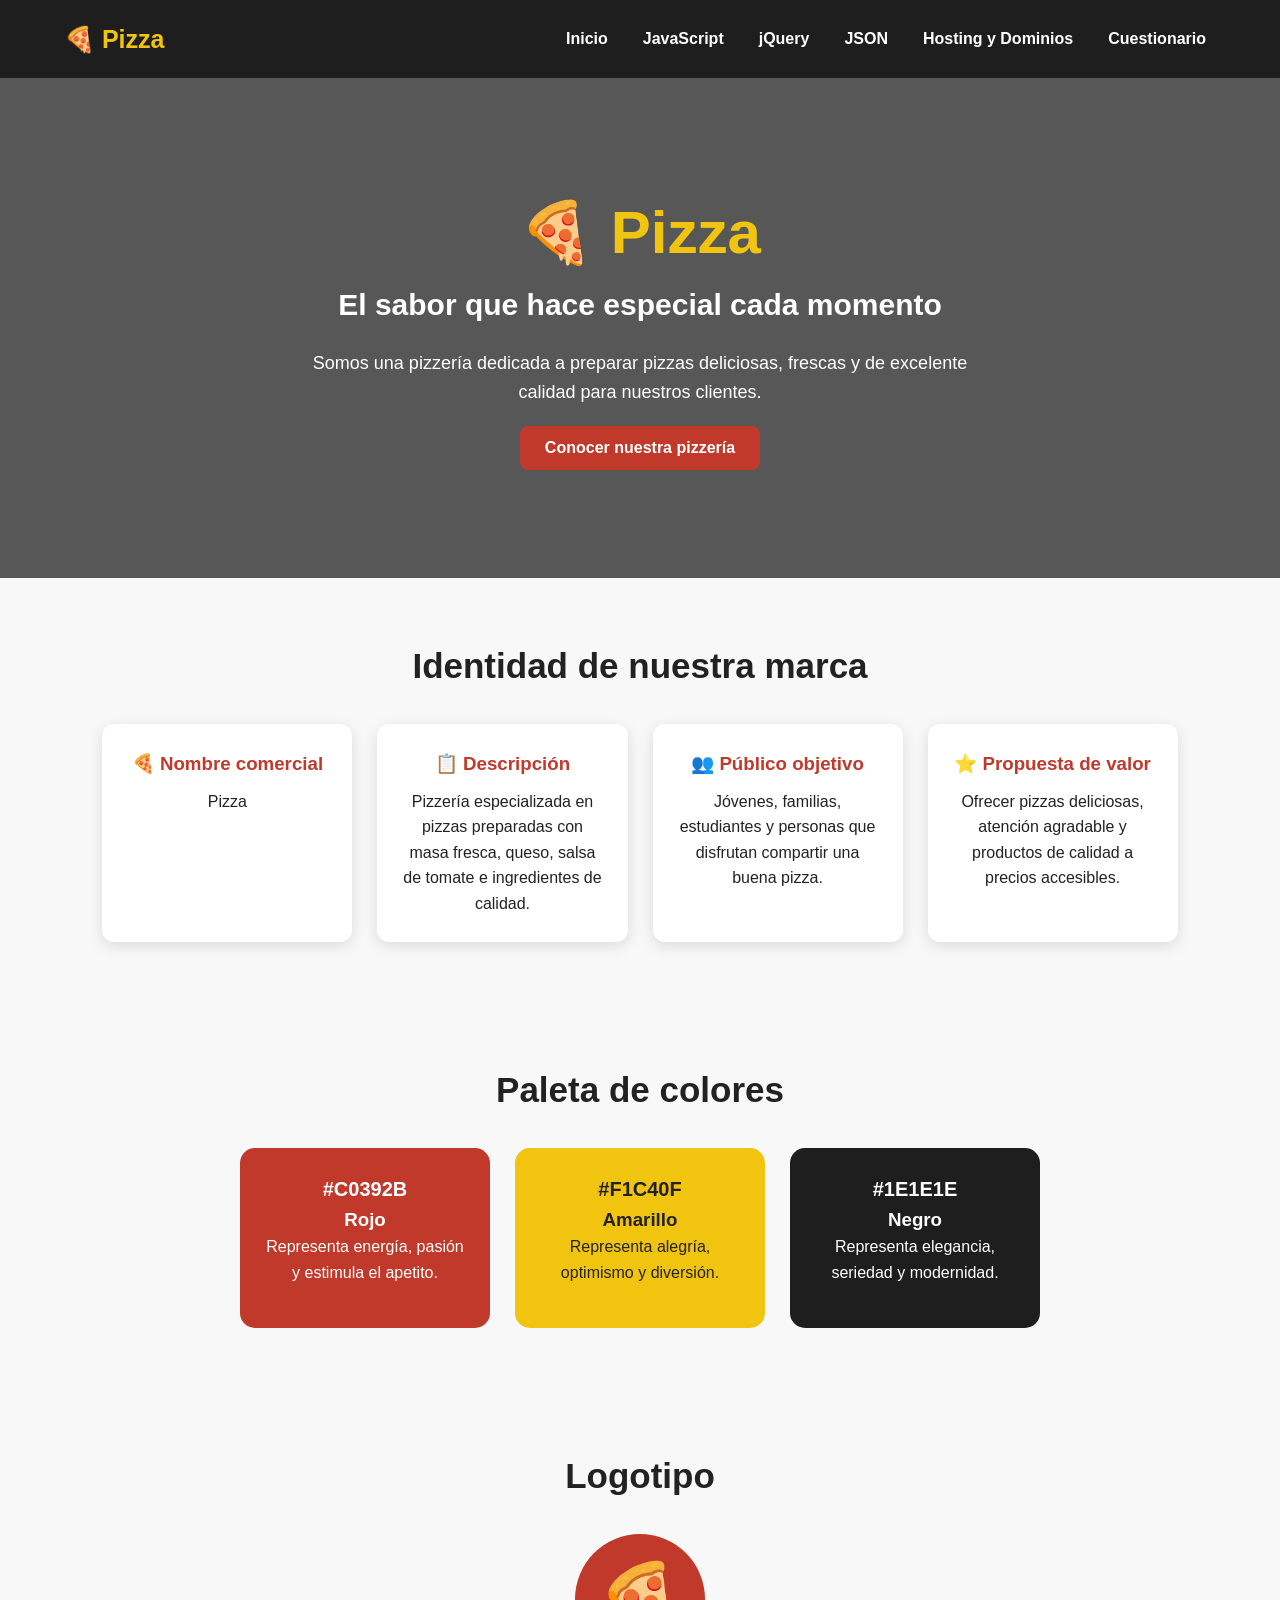
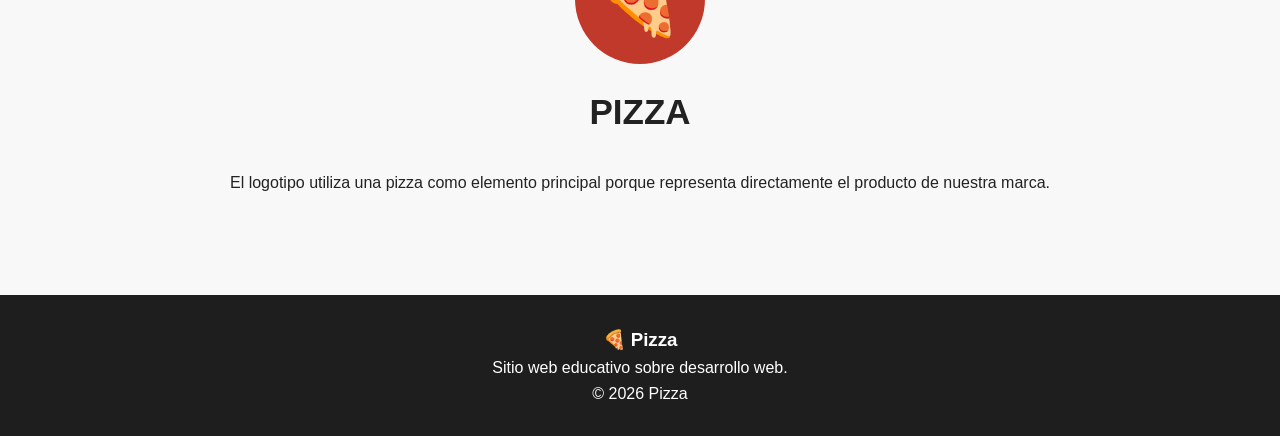
<file: index.html>
<!DOCTYPE html>
<html lang="es">
<head>
    <meta charset="UTF-8">
    <meta name="viewport" content="width=device-width, initial-scale=1.0">
    <title>Pizza Bonilla | Inicio</title>
    <link rel="stylesheet" href="style.css">
</head>

<body>

<header>
    <div class="logo">🍕 Pizza</div>

    <nav>
        <a href="index.html">Inicio</a>
        <a href="javascript.html">JavaScript</a>
        <a href="jquery.html">jQuery</a>
        <a href="json.html">JSON</a>
        <a href="hosting.html">Hosting y Dominios</a>
        <a href="cuestionario.html">Cuestionario</a>
    </nav>
</header>

<section class="hero">
    <div>
        <h1>🍕 Pizza </h1>
        <h2>El sabor que hace especial cada momento</h2>

        <p>
            Somos una pizzería dedicada a preparar pizzas deliciosas,
            frescas y de excelente calidad para nuestros clientes.
        </p>

        <button onclick="mostrarMensaje()">
            Conocer nuestra pizzería
        </button>
    </div>
</section>

<section class="informacion">
    <h2>Identidad de nuestra marca</h2>

    <div class="tarjetas">

        <div class="tarjeta">
            <h3>🍕 Nombre comercial</h3>
            <p>Pizza </p>
        </div>

        <div class="tarjeta">
            <h3>📋 Descripción</h3>
            <p>
                Pizzería especializada en pizzas preparadas con masa fresca,
                queso, salsa de tomate e ingredientes de calidad.
            </p>
        </div>

        <div class="tarjeta">
            <h3>👥 Público objetivo</h3>
            <p>
                Jóvenes, familias, estudiantes y personas que disfrutan
                compartir una buena pizza.
            </p>
        </div>

        <div class="tarjeta">
            <h3>⭐ Propuesta de valor</h3>
            <p>
                Ofrecer pizzas deliciosas, atención agradable y productos
                de calidad a precios accesibles.
            </p>
        </div>

    </div>
</section>

<section class="colores">
    <h2>Paleta de colores</h2>

    <div class="colores-container">

        <div class="color rojo">
            <strong>#C0392B</strong>
            <h3>Rojo</h3>
            <p>Representa energía, pasión y estimula el apetito.</p>
        </div>

        <div class="color amarillo">
            <strong>#F1C40F</strong>
            <h3>Amarillo</h3>
            <p>Representa alegría, optimismo y diversión.</p>
        </div>

        <div class="color negro">
            <strong>#1E1E1E</strong>
            <h3>Negro</h3>
            <p>Representa elegancia, seriedad y modernidad.</p>
        </div>

    </div>
</section>

<section class="logo-section">
    <h2>Logotipo</h2>

    <div class="logo-grande">🍕</div>

    <h2>PIZZA </h2>

    <p>
        El logotipo utiliza una pizza como elemento principal porque
        representa directamente el producto de nuestra marca.
    </p>
</section>

<footer>
    <h3>🍕 Pizza </h3>
    <p>Sitio web educativo sobre desarrollo web.</p>
    <p>© 2026 Pizza </p>
</footer>

<script src="script.js"></script>

</body>
</html>
</file>
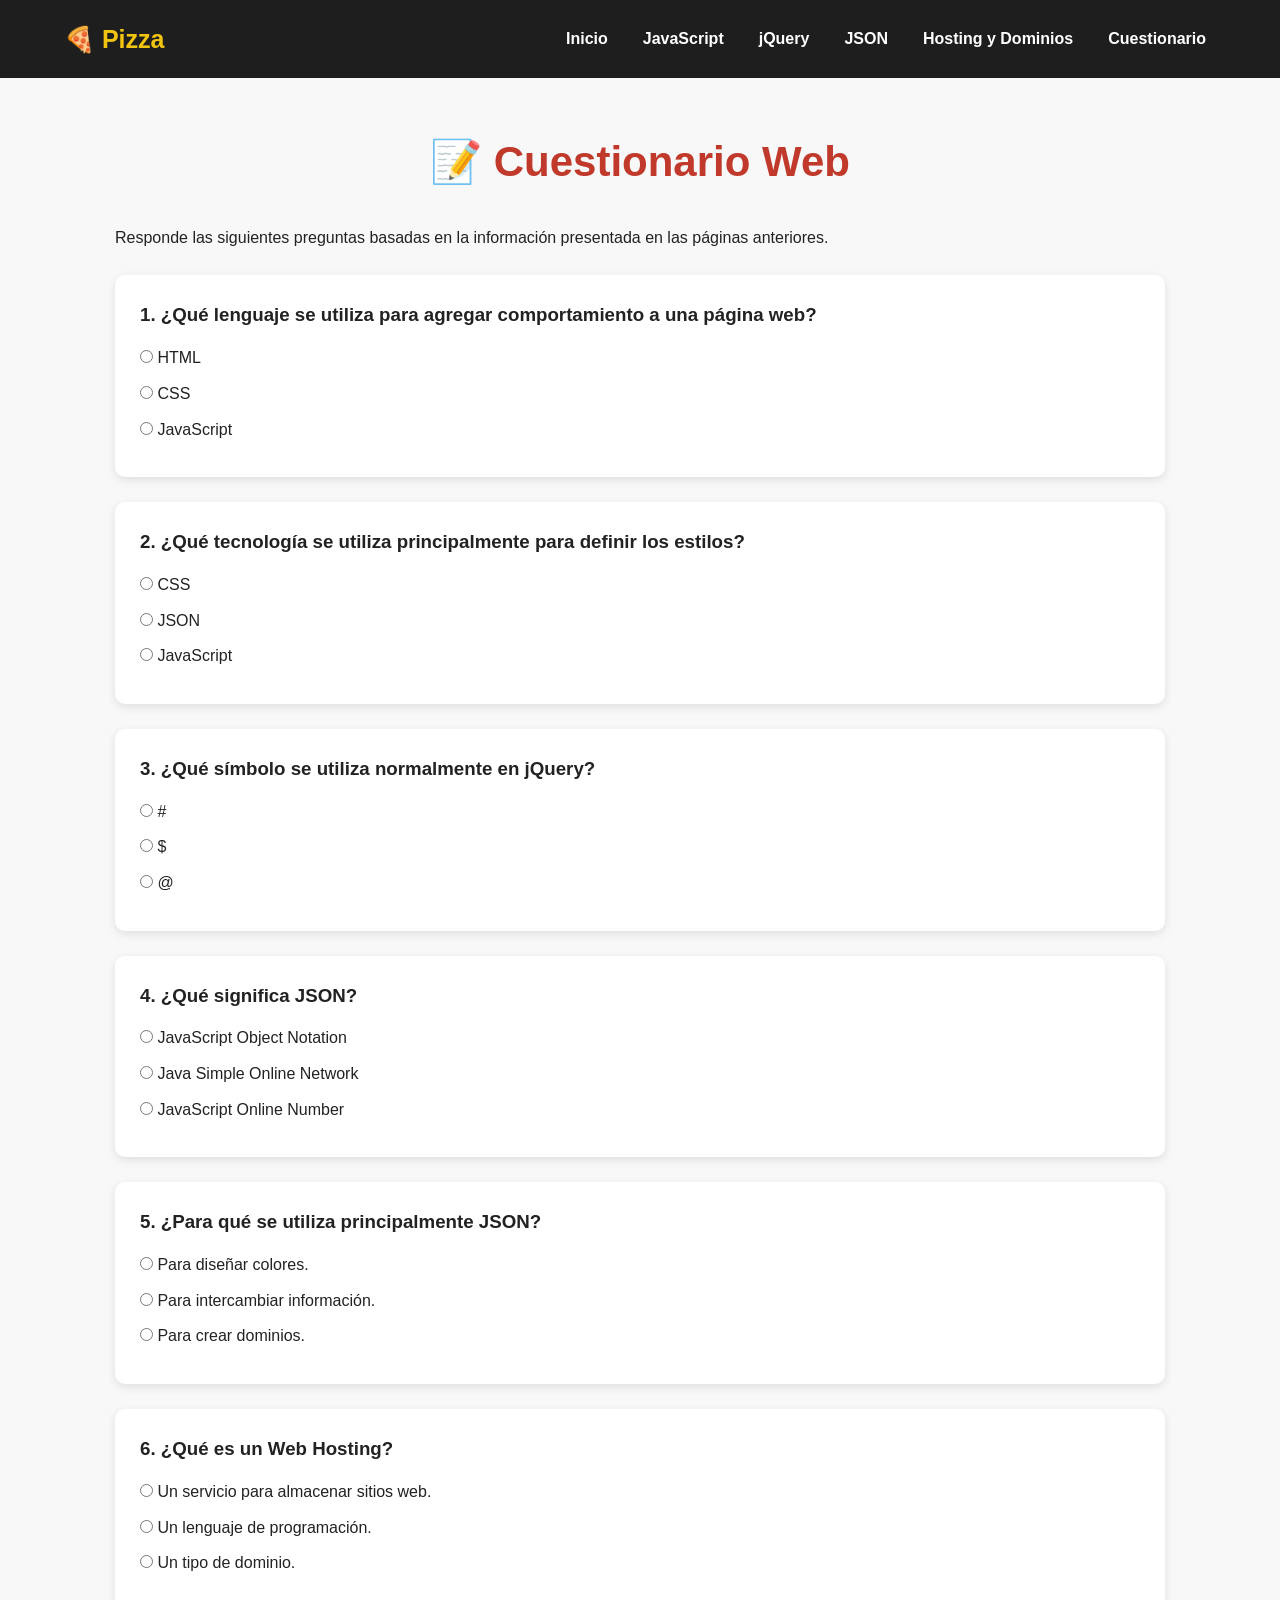
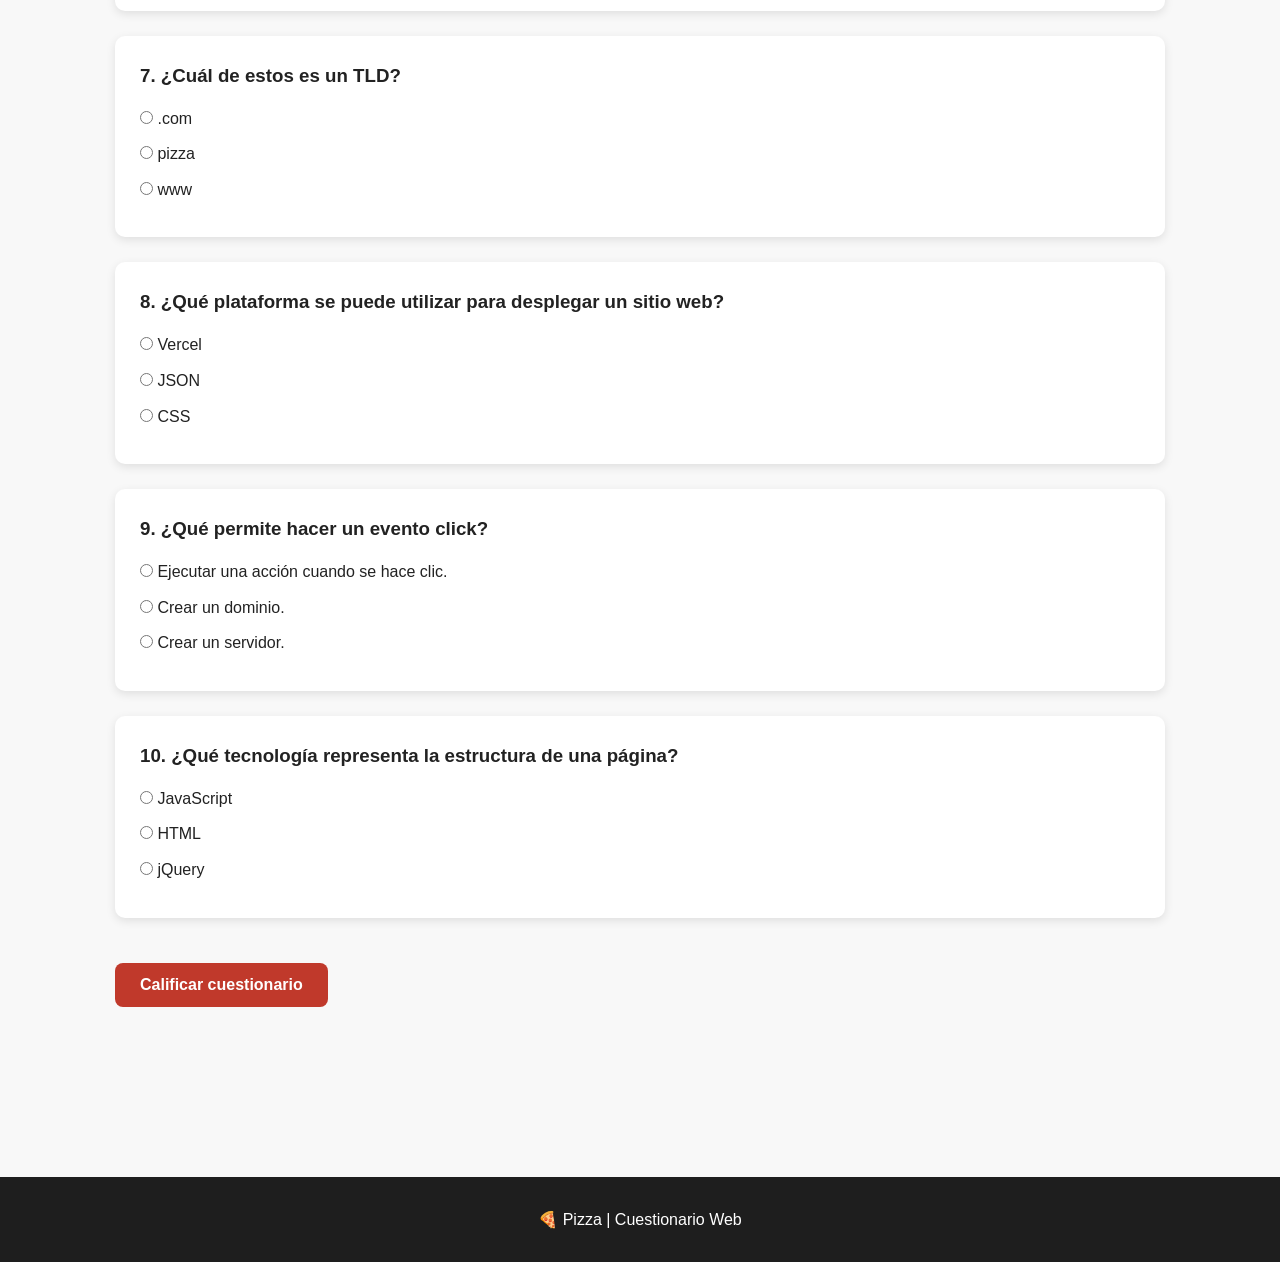
<file: cuestionario.html>
<!DOCTYPE html>
<html lang="es">
<head>
    <meta charset="UTF-8">
    <meta name="viewport" content="width=device-width, initial-scale=1.0">
    <title>Cuestionario Web | Pizza </title>
    <link rel="stylesheet" href="style.css">
</head>

<body>

<header>
    <div class="logo">🍕 Pizza </div>

    <nav>
        <a href="index.html">Inicio</a>
        <a href="javascript.html">JavaScript</a>
        <a href="jquery.html">jQuery</a>
        <a href="json.html">JSON</a>
        <a href="hosting.html">Hosting y Dominios</a>
        <a href="cuestionario.html">Cuestionario</a>
    </nav>
</header>

<main class="contenido">

    <h1>📝 Cuestionario Web</h1>

    <p>
        Responde las siguientes preguntas basadas en la información
        presentada en las páginas anteriores.
    </p>

    <form id="quizForm">

        <div class="pregunta">
            <h3>1. ¿Qué lenguaje se utiliza para agregar comportamiento a una página web?</h3>

            <label>
                <input type="radio" name="p1" value="a">
                HTML
            </label>

            <label>
                <input type="radio" name="p1" value="b">
                CSS
            </label>

            <label>
                <input type="radio" name="p1" value="c">
                JavaScript
            </label>
        </div>

        <div class="pregunta">
            <h3>2. ¿Qué tecnología se utiliza principalmente para definir los estilos?</h3>

            <label>
                <input type="radio" name="p2" value="a">
                CSS
            </label>

            <label>
                <input type="radio" name="p2" value="b">
                JSON
            </label>

            <label>
                <input type="radio" name="p2" value="c">
                JavaScript
            </label>
        </div>

        <div class="pregunta">
            <h3>3. ¿Qué símbolo se utiliza normalmente en jQuery?</h3>

            <label>
                <input type="radio" name="p3" value="a">
                #
            </label>

            <label>
                <input type="radio" name="p3" value="b">
                $
            </label>

            <label>
                <input type="radio" name="p3" value="c">
                @
            </label>
        </div>

        <div class="pregunta">
            <h3>4. ¿Qué significa JSON?</h3>

            <label>
                <input type="radio" name="p4" value="a">
                JavaScript Object Notation
            </label>

            <label>
                <input type="radio" name="p4" value="b">
                Java Simple Online Network
            </label>

            <label>
                <input type="radio" name="p4" value="c">
                JavaScript Online Number
            </label>
        </div>

        <div class="pregunta">
            <h3>5. ¿Para qué se utiliza principalmente JSON?</h3>

            <label>
                <input type="radio" name="p5" value="a">
                Para diseñar colores.
            </label>

            <label>
                <input type="radio" name="p5" value="b">
                Para intercambiar información.
            </label>

            <label>
                <input type="radio" name="p5" value="c">
                Para crear dominios.
            </label>
        </div>

        <div class="pregunta">
            <h3>6. ¿Qué es un Web Hosting?</h3>

            <label>
                <input type="radio" name="p6" value="a">
                Un servicio para almacenar sitios web.
            </label>

            <label>
                <input type="radio" name="p6" value="b">
                Un lenguaje de programación.
            </label>

            <label>
                <input type="radio" name="p6" value="c">
                Un tipo de dominio.
            </label>
        </div>

        <div class="pregunta">
            <h3>7. ¿Cuál de estos es un TLD?</h3>

            <label>
                <input type="radio" name="p7" value="a">
                .com
            </label>

            <label>
                <input type="radio" name="p7" value="b">
                pizza
            </label>

            <label>
                <input type="radio" name="p7" value="c">
                www
            </label>
        </div>

        <div class="pregunta">
            <h3>8. ¿Qué plataforma se puede utilizar para desplegar un sitio web?</h3>

            <label>
                <input type="radio" name="p8" value="a">
                Vercel
            </label>

            <label>
                <input type="radio" name="p8" value="b">
                JSON
            </label>

            <label>
                <input type="radio" name="p8" value="c">
                CSS
            </label>
        </div>

        <div class="pregunta">
            <h3>9. ¿Qué permite hacer un evento click?</h3>

            <label>
                <input type="radio" name="p9" value="a">
                Ejecutar una acción cuando se hace clic.
            </label>

            <label>
                <input type="radio" name="p9" value="b">
                Crear un dominio.
            </label>

            <label>
                <input type="radio" name="p9" value="c">
                Crear un servidor.
            </label>
        </div>

        <div class="pregunta">
            <h3>10. ¿Qué tecnología representa la estructura de una página?</h3>

            <label>
                <input type="radio" name="p10" value="a">
                JavaScript
            </label>

            <label>
                <input type="radio" name="p10" value="b">
                HTML
            </label>

            <label>
                <input type="radio" name="p10" value="c">
                jQuery
            </label>
        </div>

        <button type="button" onclick="calificarQuiz()">
            Calificar cuestionario
        </button>

    </form>

    <div id="resultado" class="resultado"></div>

</main>

<footer>
    <p>🍕 Pizza | Cuestionario Web</p>
</footer>

<script src="script.js"></script>

</body>
</html>
</file>
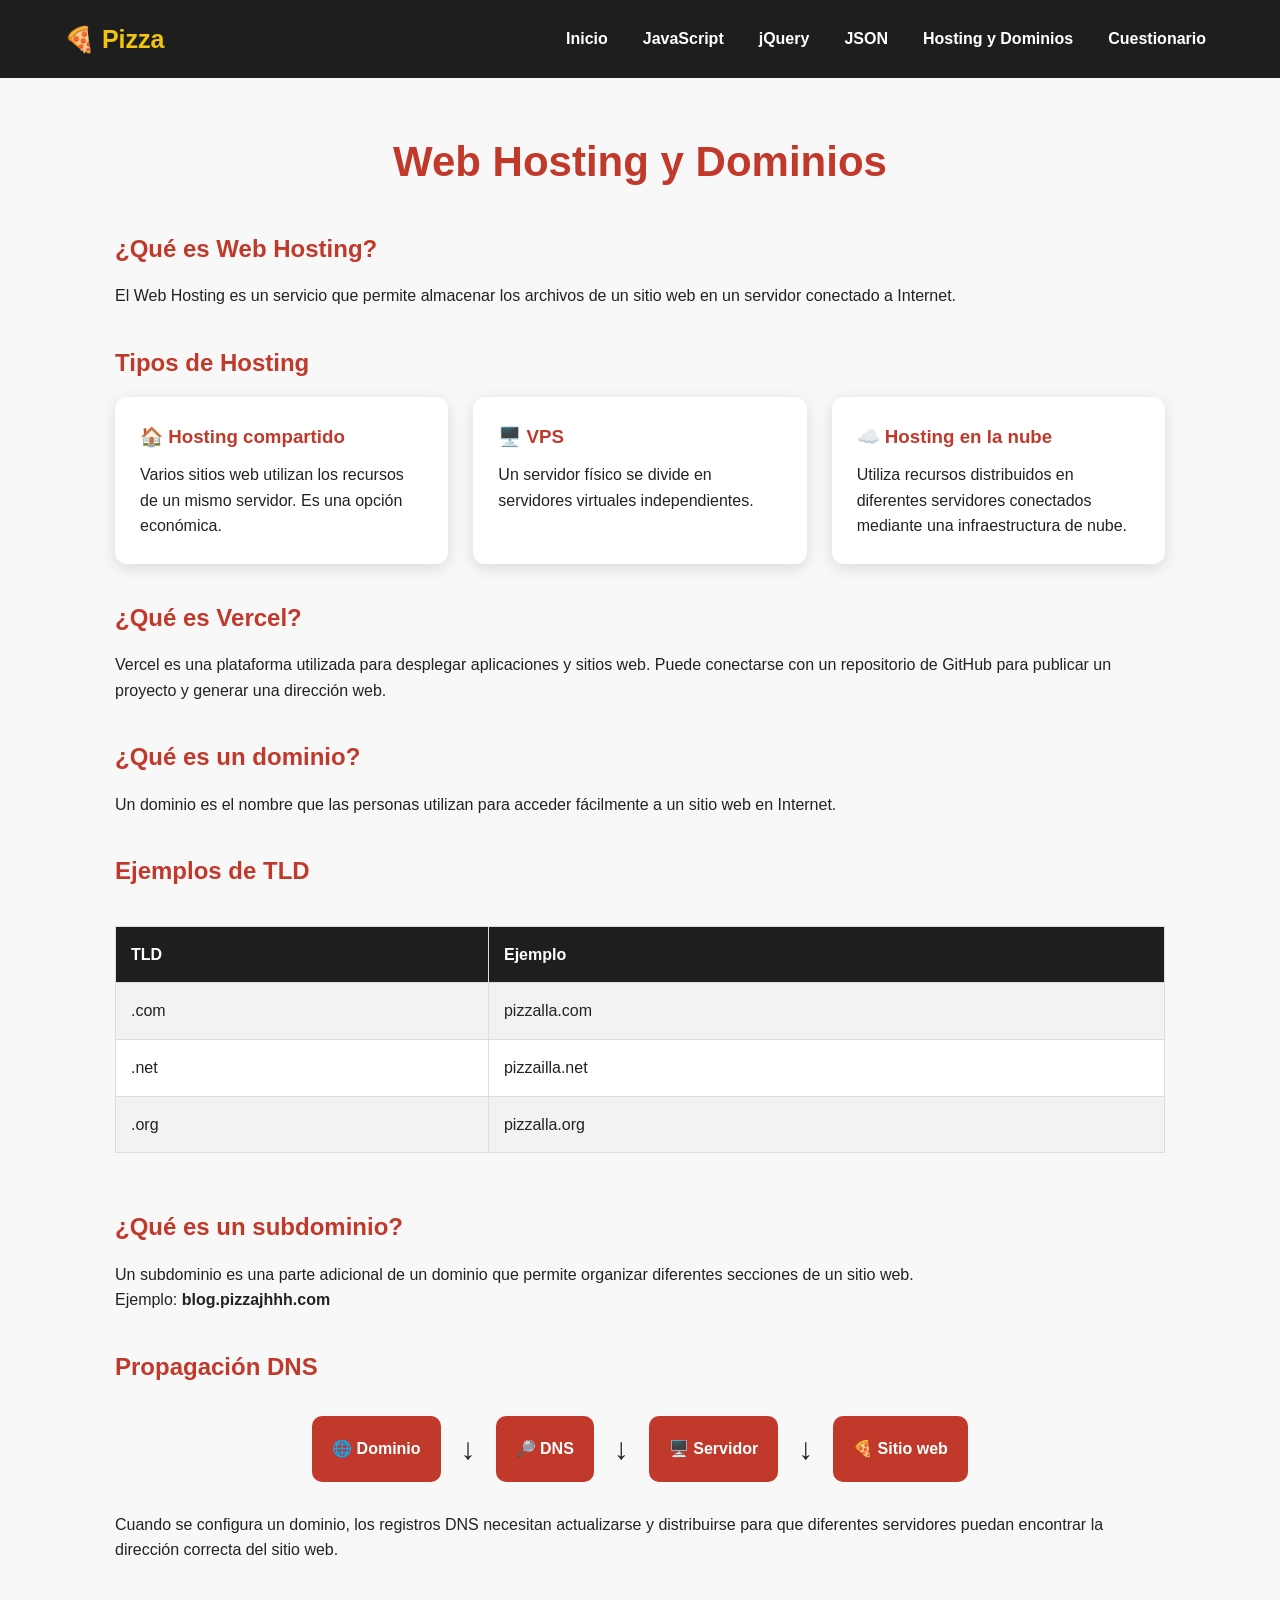
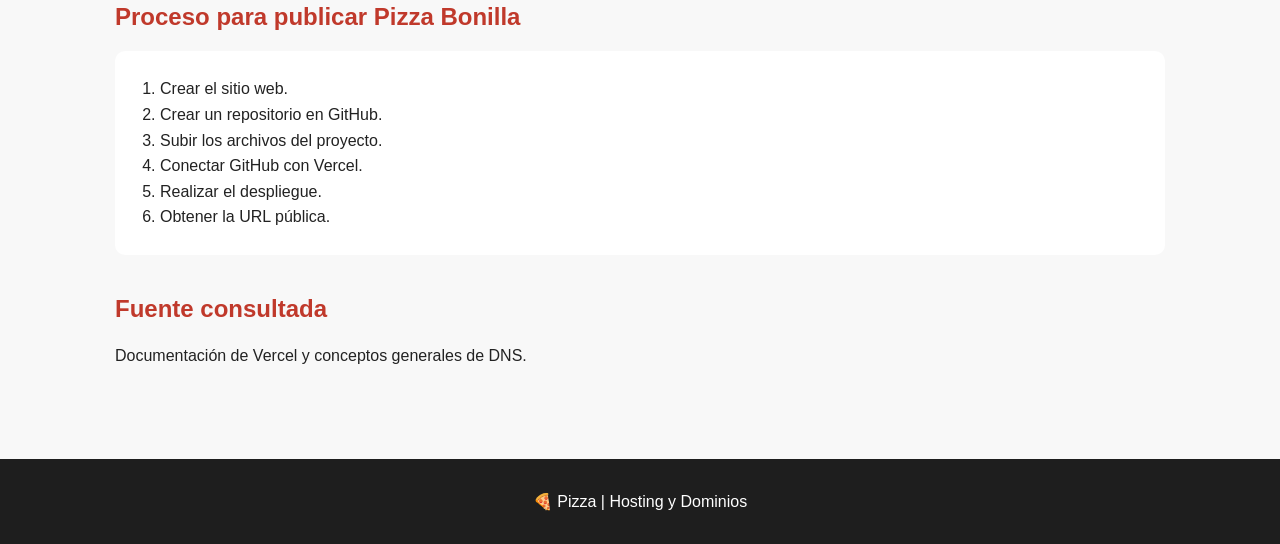
<file: hosting.html>
<!DOCTYPE html>
<html lang="es">
<head>
    <meta charset="UTF-8">
    <meta name="viewport" content="width=device-width, initial-scale=1.0">
    <title>Hosting y Dominios | Pizza </title>
    <link rel="stylesheet" href="style.css">
</head>

<body>

<header>
    <div class="logo">🍕 Pizza</div>

    <nav>
        <a href="index.html">Inicio</a>
        <a href="javascript.html">JavaScript</a>
        <a href="jquery.html">jQuery</a>
        <a href="json.html">JSON</a>
        <a href="hosting.html">Hosting y Dominios</a>
        <a href="cuestionario.html">Cuestionario</a>
    </nav>
</header>

<main class="contenido">

    <h1>Web Hosting y Dominios</h1>

    <h2>¿Qué es Web Hosting?</h2>

    <p>
        El Web Hosting es un servicio que permite almacenar los archivos
        de un sitio web en un servidor conectado a Internet.
    </p>

    <h2>Tipos de Hosting</h2>

    <div class="tarjetas">

        <div class="tarjeta">
            <h3>🏠 Hosting compartido</h3>
            <p>
                Varios sitios web utilizan los recursos de un mismo servidor.
                Es una opción económica.
            </p>
        </div>

        <div class="tarjeta">
            <h3>🖥️ VPS</h3>
            <p>
                Un servidor físico se divide en servidores virtuales
                independientes.
            </p>
        </div>

        <div class="tarjeta">
            <h3>☁️ Hosting en la nube</h3>
            <p>
                Utiliza recursos distribuidos en diferentes servidores
                conectados mediante una infraestructura de nube.
            </p>
        </div>

    </div>

    <h2>¿Qué es Vercel?</h2>

    <p>
        Vercel es una plataforma utilizada para desplegar aplicaciones
        y sitios web. Puede conectarse con un repositorio de GitHub para
        publicar un proyecto y generar una dirección web.
    </p>

    <h2>¿Qué es un dominio?</h2>

    <p>
        Un dominio es el nombre que las personas utilizan para acceder
        fácilmente a un sitio web en Internet.
    </p>

    <h2>Ejemplos de TLD</h2>

    <div class="tabla-contenedor">

        <table>

            <tr>
                <th>TLD</th>
                <th>Ejemplo</th>
            </tr>

            <tr>
                <td>.com</td>
                <td>pizzalla.com</td>
            </tr>

            <tr>
                <td>.net</td>
                <td>pizzailla.net</td>
            </tr>

            <tr>
                <td>.org</td>
                <td>pizzalla.org</td>
            </tr>

        </table>

    </div>

    <h2>¿Qué es un subdominio?</h2>

    <p>
        Un subdominio es una parte adicional de un dominio que permite
        organizar diferentes secciones de un sitio web.
    </p>

    <p>
        Ejemplo:
        <strong>blog.pizzajhhh.com</strong>
    </p>

    <h2>Propagación DNS</h2>

    <div class="flujo">

        <div>🌐 Dominio</div>

        <span>↓</span>

        <div>🔎 DNS</div>

        <span>↓</span>

        <div>🖥️ Servidor</div>

        <span>↓</span>

        <div>🍕 Sitio web</div>

    </div>

    <p>
        Cuando se configura un dominio, los registros DNS necesitan
        actualizarse y distribuirse para que diferentes servidores
        puedan encontrar la dirección correcta del sitio web.
    </p>

    <h2>Proceso para publicar Pizza Bonilla</h2>

    <ol class="lista">
        <li>Crear el sitio web.</li>
        <li>Crear un repositorio en GitHub.</li>
        <li>Subir los archivos del proyecto.</li>
        <li>Conectar GitHub con Vercel.</li>
        <li>Realizar el despliegue.</li>
        <li>Obtener la URL pública.</li>
    </ol>

    <h2>Fuente consultada</h2>

    <p>
        Documentación de Vercel y conceptos generales de DNS.
    </p>

</main>

<footer>
    <p>🍕 Pizza | Hosting y Dominios</p>
</footer>

</body>
</html>
</file>
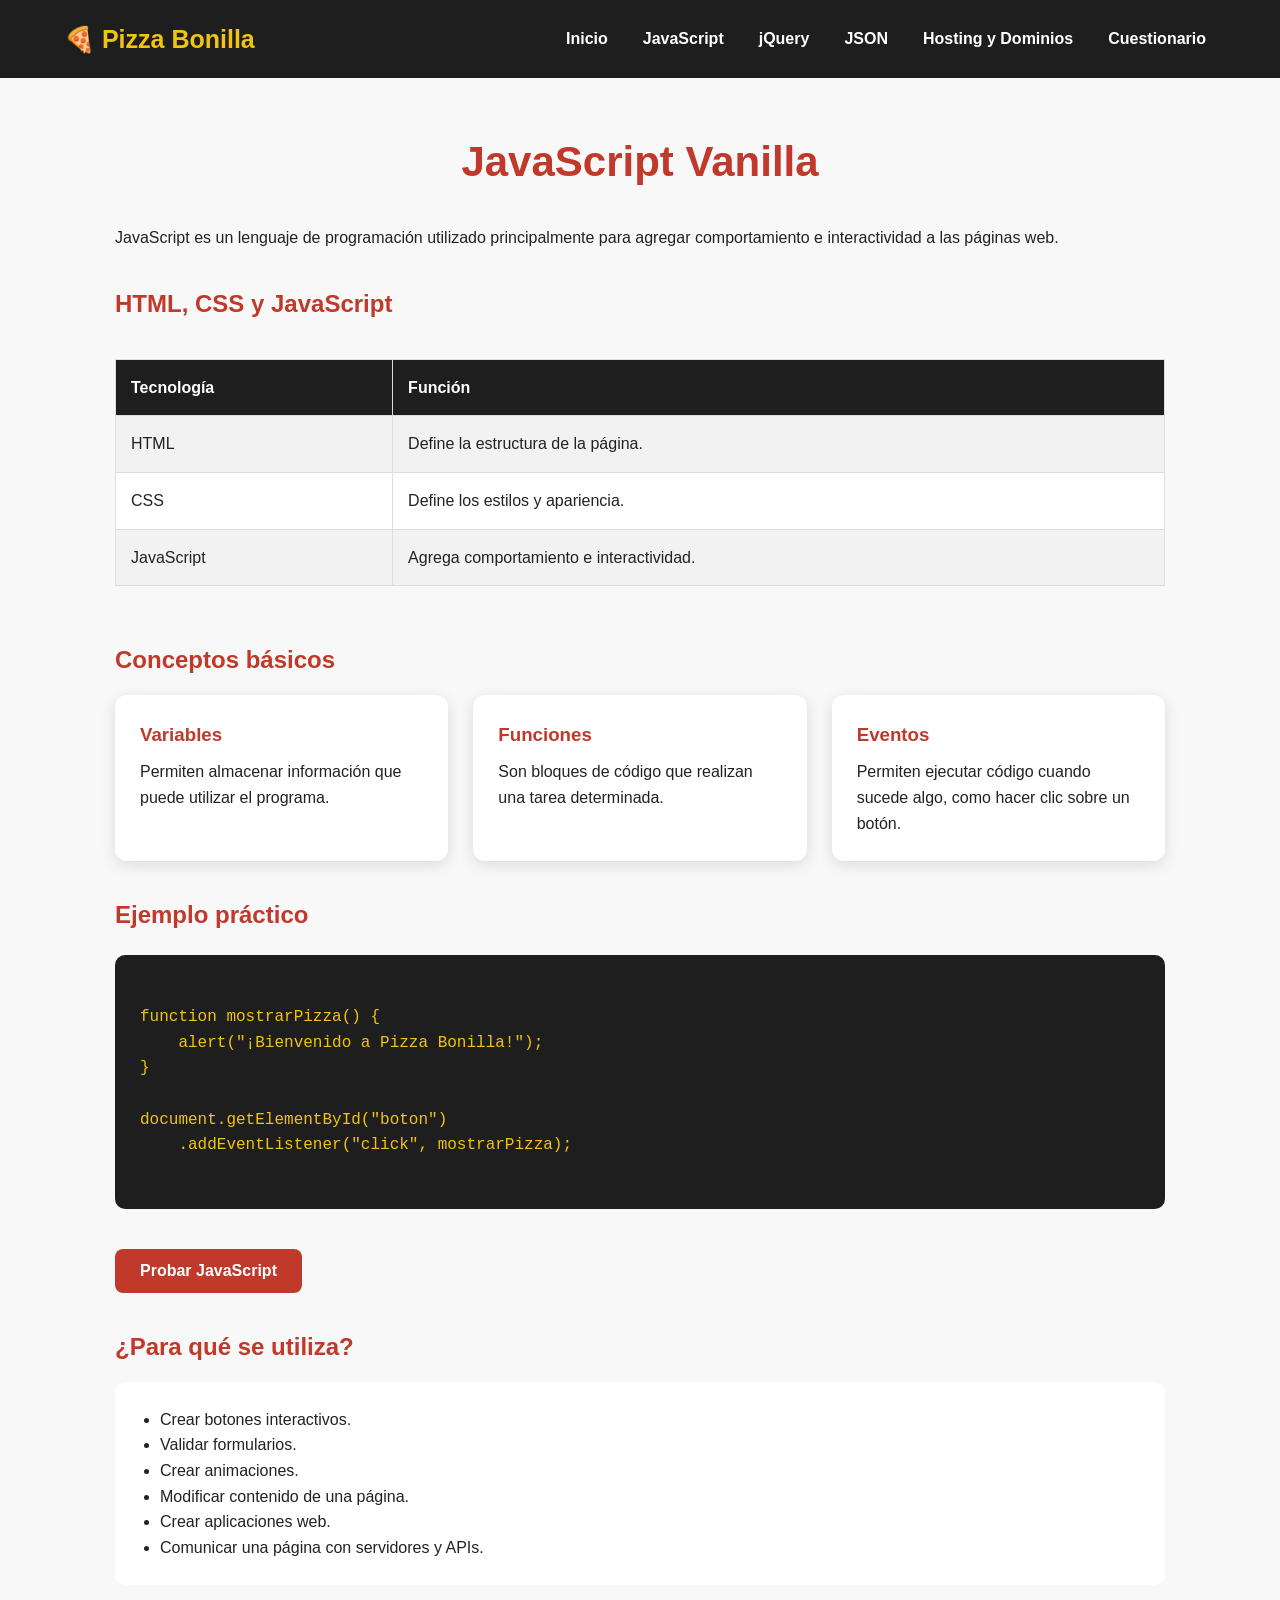
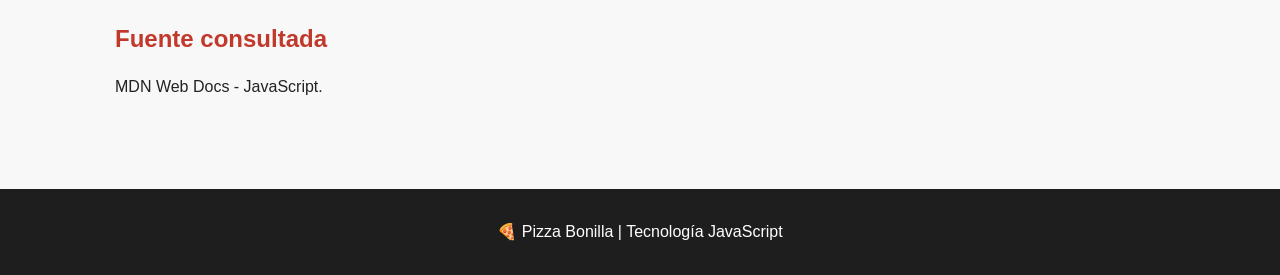
<file: javascript.html>
<!DOCTYPE html>
<html lang="es">
<head>
    <meta charset="UTF-8">
    <meta name="viewport" content="width=device-width, initial-scale=1.0">
    <title>JavaScript | Pizza Bonilla</title>
    <link rel="stylesheet" href="style.css">
</head>

<body>

<header>
    <div class="logo">🍕 Pizza Bonilla</div>

    <nav>
        <a href="index.html">Inicio</a>
        <a href="javascript.html">JavaScript</a>
        <a href="jquery.html">jQuery</a>
        <a href="json.html">JSON</a>
        <a href="hosting.html">Hosting y Dominios</a>
        <a href="cuestionario.html">Cuestionario</a>
    </nav>
</header>

<main class="contenido">

    <h1>JavaScript Vanilla</h1>

    <p>
        JavaScript es un lenguaje de programación utilizado principalmente
        para agregar comportamiento e interactividad a las páginas web.
    </p>

    <h2>HTML, CSS y JavaScript</h2>

    <div class="tabla-contenedor">
        <table>
            <tr>
                <th>Tecnología</th>
                <th>Función</th>
            </tr>

            <tr>
                <td>HTML</td>
                <td>Define la estructura de la página.</td>
            </tr>

            <tr>
                <td>CSS</td>
                <td>Define los estilos y apariencia.</td>
            </tr>

            <tr>
                <td>JavaScript</td>
                <td>Agrega comportamiento e interactividad.</td>
            </tr>
        </table>
    </div>

    <h2>Conceptos básicos</h2>

    <div class="tarjetas">

        <div class="tarjeta">
            <h3>Variables</h3>
            <p>
                Permiten almacenar información que puede utilizar el programa.
            </p>
        </div>

        <div class="tarjeta">
            <h3>Funciones</h3>
            <p>
                Son bloques de código que realizan una tarea determinada.
            </p>
        </div>

        <div class="tarjeta">
            <h3>Eventos</h3>
            <p>
                Permiten ejecutar código cuando sucede algo, como hacer
                clic sobre un botón.
            </p>
        </div>

    </div>

    <h2>Ejemplo práctico</h2>

    <pre><code>
function mostrarPizza() {
    alert("¡Bienvenido a Pizza Bonilla!");
}

document.getElementById("boton")
    .addEventListener("click", mostrarPizza);
    </code></pre>

    <button id="boton">
        Probar JavaScript
    </button>

    <h2>¿Para qué se utiliza?</h2>

    <ul class="lista">
        <li>Crear botones interactivos.</li>
        <li>Validar formularios.</li>
        <li>Crear animaciones.</li>
        <li>Modificar contenido de una página.</li>
        <li>Crear aplicaciones web.</li>
        <li>Comunicar una página con servidores y APIs.</li>
    </ul>

    <h2>Fuente consultada</h2>

    <p>
        MDN Web Docs - JavaScript.
    </p>

</main>

<footer>
    <p>🍕 Pizza Bonilla | Tecnología JavaScript</p>
</footer>

<script src="script.js"></script>

</body>
</html>
</file>
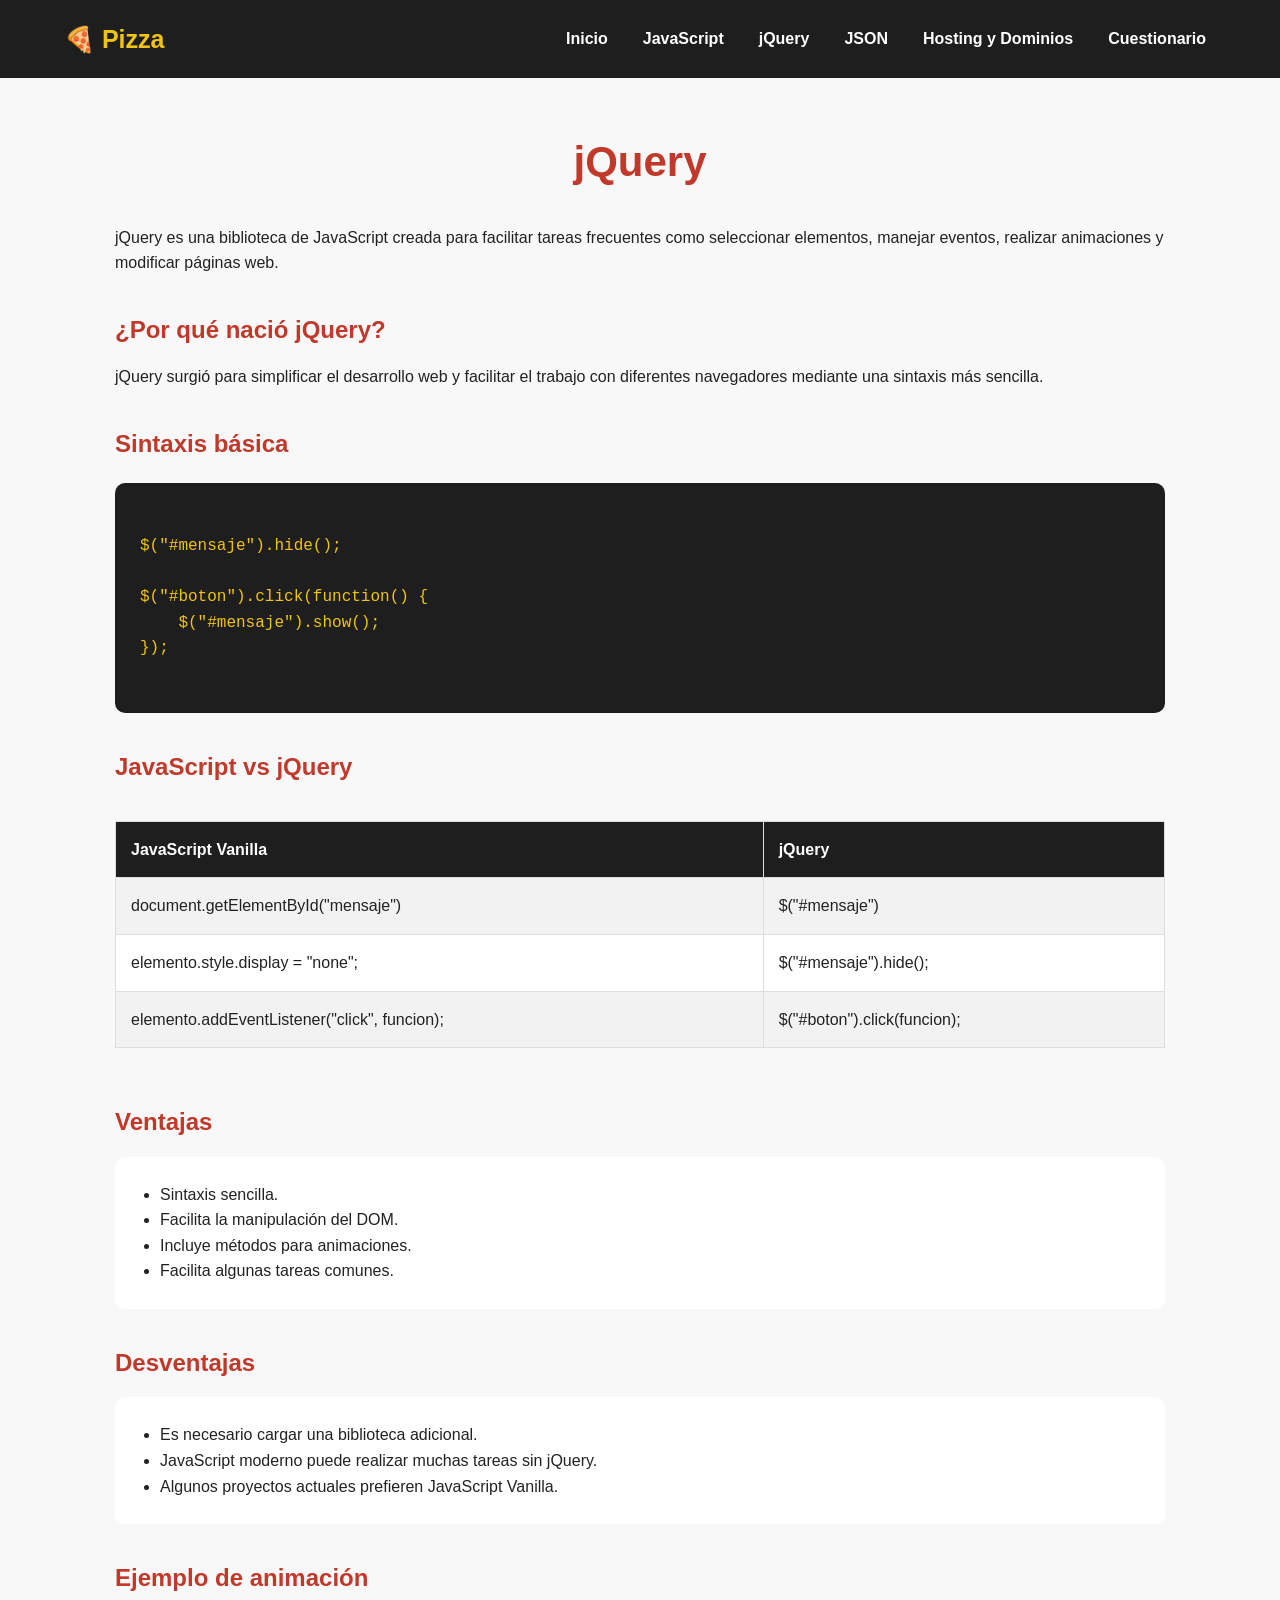
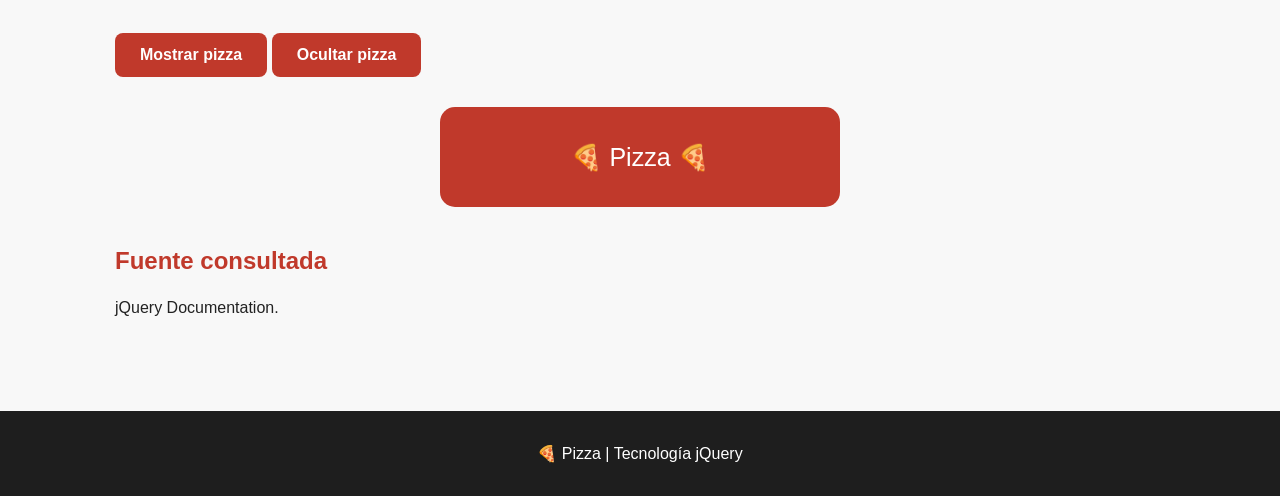
<file: jquery.html>
<!DOCTYPE html>
<html lang="es">
<head>
    <meta charset="UTF-8">
    <meta name="viewport" content="width=device-width, initial-scale=1.0">
    <title>jQuery | Pizza </title>
    <link rel="stylesheet" href="style.css">

    <script src="https://code.jquery.com/jquery-3.7.1.min.js"></script>
</head>

<body>

<header>
    <div class="logo">🍕 Pizza </div>

    <nav>
        <a href="index.html">Inicio</a>
        <a href="javascript.html">JavaScript</a>
        <a href="jquery.html">jQuery</a>
        <a href="json.html">JSON</a>
        <a href="hosting.html">Hosting y Dominios</a>
        <a href="cuestionario.html">Cuestionario</a>
    </nav>
</header>

<main class="contenido">

    <h1>jQuery</h1>

    <p>
        jQuery es una biblioteca de JavaScript creada para facilitar tareas
        frecuentes como seleccionar elementos, manejar eventos, realizar
        animaciones y modificar páginas web.
    </p>

    <h2>¿Por qué nació jQuery?</h2>

    <p>
        jQuery surgió para simplificar el desarrollo web y facilitar el
        trabajo con diferentes navegadores mediante una sintaxis más sencilla.
    </p>

    <h2>Sintaxis básica</h2>

    <pre><code>
$("#mensaje").hide();

$("#boton").click(function() {
    $("#mensaje").show();
});
    </code></pre>

    <h2>JavaScript vs jQuery</h2>

    <div class="tabla-contenedor">

        <table>

            <tr>
                <th>JavaScript Vanilla</th>
                <th>jQuery</th>
            </tr>

            <tr>
                <td>
                    document.getElementById("mensaje")
                </td>

                <td>
                    $("#mensaje")
                </td>
            </tr>

            <tr>
                <td>
                    elemento.style.display = "none";
                </td>

                <td>
                    $("#mensaje").hide();
                </td>
            </tr>

            <tr>
                <td>
                    elemento.addEventListener("click", funcion);
                </td>

                <td>
                    $("#boton").click(funcion);
                </td>
            </tr>

        </table>

    </div>

    <h2>Ventajas</h2>

    <ul class="lista">
        <li>Sintaxis sencilla.</li>
        <li>Facilita la manipulación del DOM.</li>
        <li>Incluye métodos para animaciones.</li>
        <li>Facilita algunas tareas comunes.</li>
    </ul>

    <h2>Desventajas</h2>

    <ul class="lista">
        <li>Es necesario cargar una biblioteca adicional.</li>
        <li>JavaScript moderno puede realizar muchas tareas sin jQuery.</li>
        <li>Algunos proyectos actuales prefieren JavaScript Vanilla.</li>
    </ul>

    <h2>Ejemplo de animación</h2>

    <button id="mostrarPizza">
        Mostrar pizza
    </button>

    <button id="ocultarPizza">
        Ocultar pizza
    </button>

    <div id="pizzaAnimada" class="pizza-demo">
        🍕 Pizza  🍕
    </div>

    <h2>Fuente consultada</h2>

    <p>
        jQuery Documentation.
    </p>

</main>

<footer>
    <p>🍕 Pizza | Tecnología jQuery</p>
</footer>

<script src="script.js"></script>

</body>
</html>
</file>
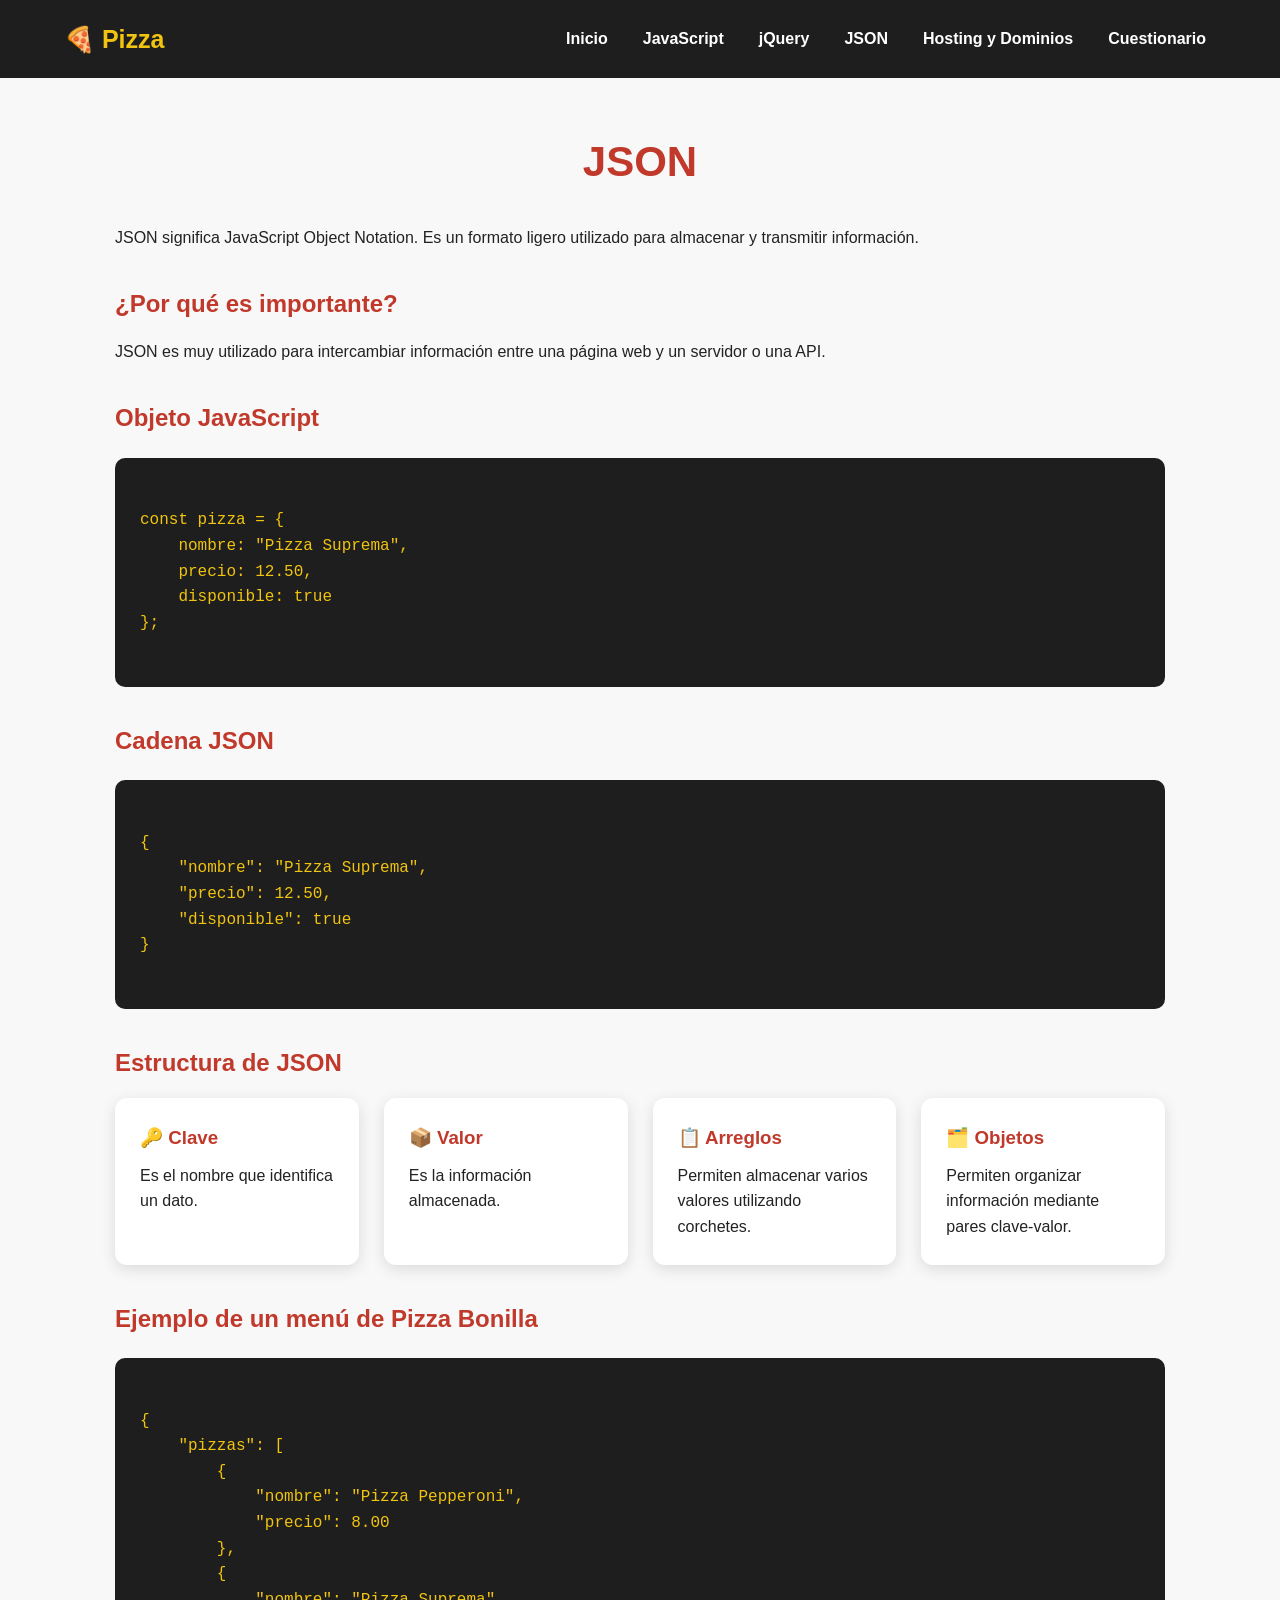
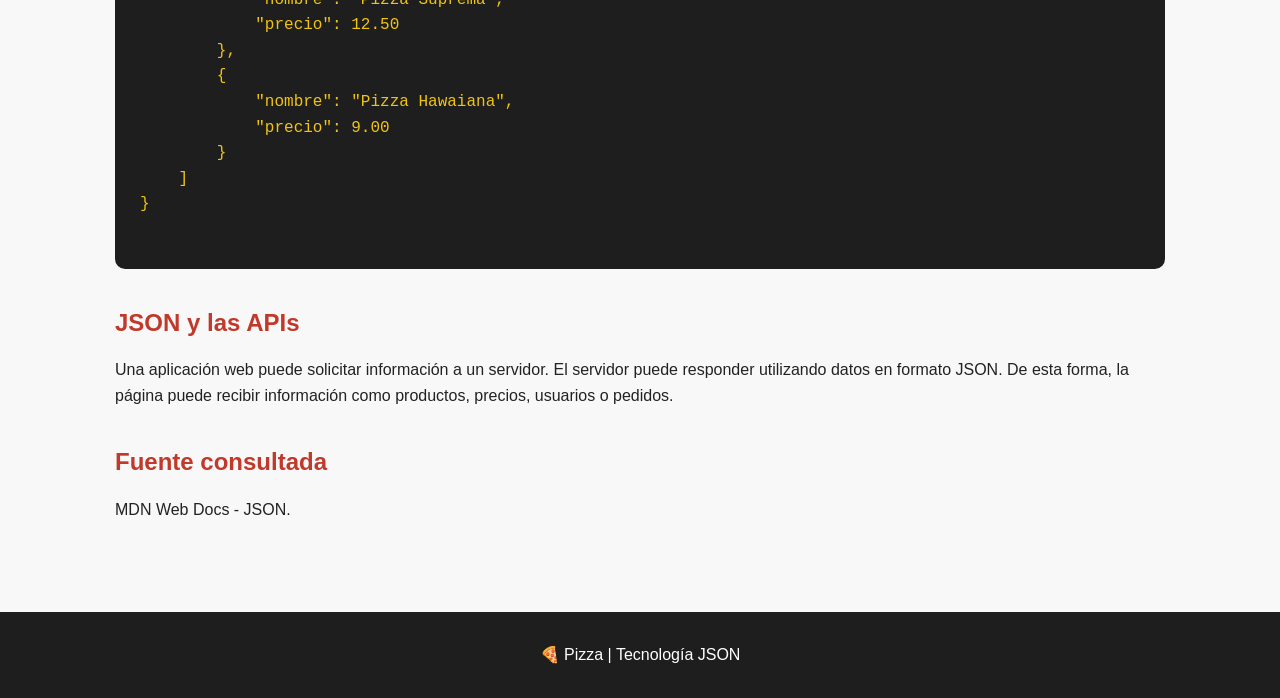
<file: json.html>
<!DOCTYPE html>
<html lang="es">
<head>
    <meta charset="UTF-8">
    <meta name="viewport" content="width=device-width, initial-scale=1.0">
    <title>JSON | Pizza </title>
    <link rel="stylesheet" href="style.css">
</head>

<body>

<header>
    <div class="logo">🍕 Pizza</div>

    <nav>
        <a href="index.html">Inicio</a>
        <a href="javascript.html">JavaScript</a>
        <a href="jquery.html">jQuery</a>
        <a href="json.html">JSON</a>
        <a href="hosting.html">Hosting y Dominios</a>
        <a href="cuestionario.html">Cuestionario</a>
    </nav>
</header>

<main class="contenido">

    <h1>JSON</h1>

    <p>
        JSON significa JavaScript Object Notation. Es un formato ligero
        utilizado para almacenar y transmitir información.
    </p>

    <h2>¿Por qué es importante?</h2>

    <p>
        JSON es muy utilizado para intercambiar información entre una
        página web y un servidor o una API.
    </p>

    <h2>Objeto JavaScript</h2>

    <pre><code>
const pizza = {
    nombre: "Pizza Suprema",
    precio: 12.50,
    disponible: true
};
    </code></pre>

    <h2>Cadena JSON</h2>

    <pre><code>
{
    "nombre": "Pizza Suprema",
    "precio": 12.50,
    "disponible": true
}
    </code></pre>

    <h2>Estructura de JSON</h2>

    <div class="tarjetas">

        <div class="tarjeta">
            <h3>🔑 Clave</h3>
            <p>
                Es el nombre que identifica un dato.
            </p>
        </div>

        <div class="tarjeta">
            <h3>📦 Valor</h3>
            <p>
                Es la información almacenada.
            </p>
        </div>

        <div class="tarjeta">
            <h3>📋 Arreglos</h3>
            <p>
                Permiten almacenar varios valores utilizando corchetes.
            </p>
        </div>

        <div class="tarjeta">
            <h3>🗂️ Objetos</h3>
            <p>
                Permiten organizar información mediante pares clave-valor.
            </p>
        </div>

    </div>

    <h2>Ejemplo de un menú de Pizza Bonilla</h2>

    <pre><code>
{
    "pizzas": [
        {
            "nombre": "Pizza Pepperoni",
            "precio": 8.00
        },
        {
            "nombre": "Pizza Suprema",
            "precio": 12.50
        },
        {
            "nombre": "Pizza Hawaiana",
            "precio": 9.00
        }
    ]
}
    </code></pre>

    <h2>JSON y las APIs</h2>

    <p>
        Una aplicación web puede solicitar información a un servidor.
        El servidor puede responder utilizando datos en formato JSON.
        De esta forma, la página puede recibir información como productos,
        precios, usuarios o pedidos.
    </p>

    <h2>Fuente consultada</h2>

    <p>
        MDN Web Docs - JSON.
    </p>

</main>

<footer>
    <p>🍕 Pizza | Tecnología JSON</p>
</footer>

</body>
</html>
</file>
<file: style.css>
/* CONFIGURACIÓN GENERAL */

* {
    margin: 0;
    padding: 0;
    box-sizing: border-box;
}

body {
    font-family: Arial, Helvetica, sans-serif;
    background-color: #f8f8f8;
    color: #222;
    line-height: 1.6;
}

/* ENCABEZADO */

header {
    background-color: #1E1E1E;
    color: white;
    padding: 18px 5%;
    display: flex;
    justify-content: space-between;
    align-items: center;
    flex-wrap: wrap;
}

.logo {
    font-size: 25px;
    font-weight: bold;
    color: #F1C40F;
}

nav {
    display: flex;
    gap: 15px;
    flex-wrap: wrap;
}

nav a {
    color: white;
    text-decoration: none;
    font-weight: bold;
    padding: 8px 10px;
    border-radius: 5px;
}

nav a:hover {
    background-color: #C0392B;
}

/* INICIO */

.hero {
    min-height: 500px;
    background: linear-gradient(
        rgba(0, 0, 0, 0.65),
        rgba(0, 0, 0, 0.65)
    ),
    url("https://images.unsplash.com/photo-1574071318508-1cdbab80d002?auto=format&fit=crop&w=1400&q=80");

    background-size: cover;
    background-position: center;

    display: flex;
    justify-content: center;
    align-items: center;

    text-align: center;
    color: white;
    padding: 30px;
}

.hero h1 {
    font-size: 60px;
    color: #F1C40F;
}

.hero h2 {
    font-size: 30px;
    margin-bottom: 20px;
}

.hero p {
    max-width: 700px;
    margin: auto;
    font-size: 18px;
}

/* BOTONES */

button {
    margin-top: 20px;
    padding: 13px 25px;
    border: none;
    border-radius: 8px;
    background-color: #C0392B;
    color: white;
    font-size: 16px;
    font-weight: bold;
    cursor: pointer;
}

button:hover {
    background-color: #922B21;
    transform: scale(1.03);
}

/* SECCIONES */

.informacion,
.colores,
.logo-section {
    padding: 60px 8%;
    text-align: center;
}

.informacion h2,
.colores h2,
.logo-section h2 {
    font-size: 35px;
    margin-bottom: 30px;
}

/* TARJETAS */

.tarjetas {
    display: grid;
    grid-template-columns: repeat(auto-fit, minmax(230px, 1fr));
    gap: 25px;
}

.tarjeta {
    background-color: white;
    padding: 25px;
    border-radius: 12px;
    box-shadow: 0 4px 15px rgba(0,0,0,0.12);
}

.tarjeta h3 {
    color: #C0392B;
    margin-bottom: 10px;
}

/* COLORES */

.colores-container {
    display: flex;
    justify-content: center;
    gap: 25px;
    flex-wrap: wrap;
}

.color {
    width: 250px;
    min-height: 180px;
    padding: 25px;
    border-radius: 15px;
    color: white;
}

.color strong {
    font-size: 20px;
}

.rojo {
    background-color: #C0392B;
}

.amarillo {
    background-color: #F1C40F;
    color: #222;
}

.negro {
    background-color: #1E1E1E;
}

/* LOGOTIPO */

.logo-grande {
    width: 130px;
    height: 130px;
    margin: 20px auto;
    border-radius: 50%;
    background-color: #C0392B;
    display: flex;
    justify-content: center;
    align-items: center;
    font-size: 70px;
}

/* CONTENIDO */

.contenido {
    max-width: 1100px;
    margin: auto;
    padding: 50px 25px;
}

.contenido h1 {
    text-align: center;
    font-size: 42px;
    color: #C0392B;
    margin-bottom: 30px;
}

.contenido h2 {
    margin-top: 35px;
    margin-bottom: 15px;
    color: #C0392B;
}

/* TABLAS */

.tabla-contenedor {
    overflow-x: auto;
}

table {
    width: 100%;
    border-collapse: collapse;
    margin: 20px 0;
    background-color: white;
}

th {
    background-color: #1E1E1E;
    color: white;
}

th,
td {
    padding: 15px;
    border: 1px solid #ddd;
    text-align: left;
}

tr:nth-child(even) {
    background-color: #f2f2f2;
}

/* CÓDIGO */

pre {
    background-color: #1E1E1E;
    color: #F1C40F;
    padding: 25px;
    border-radius: 10px;
    overflow-x: auto;
    margin: 20px 0;
}

code {
    font-family: Consolas, monospace;
}

/* LISTAS */

.lista {
    background-color: white;
    padding: 25px 45px;
    border-radius: 10px;
    margin-top: 15px;
}

/* ANIMACIÓN JQUERY */

.pizza-demo {
    margin: 30px auto;
    padding: 30px;
    max-width: 400px;
    background-color: #C0392B;
    color: white;
    border-radius: 15px;
    text-align: center;
    font-size: 25px;
}

/* FLUJO DNS */

.flujo {
    display: flex;
    justify-content: center;
    align-items: center;
    gap: 20px;
    flex-wrap: wrap;
    margin: 30px 0;
}

.flujo div {
    padding: 20px;
    background-color: #C0392B;
    color: white;
    border-radius: 10px;
    font-weight: bold;
}

.flujo span {
    font-size: 30px;
}

/* CUESTIONARIO */

.pregunta {
    background-color: white;
    margin: 25px 0;
    padding: 25px;
    border-radius: 10px;
    box-shadow: 0 3px 10px rgba(0,0,0,0.1);
}

.pregunta h3 {
    margin-bottom: 15px;
}

.pregunta label {
    display: block;
    margin: 10px 0;
    cursor: pointer;
}

.resultado {
    margin-top: 30px;
    padding: 25px;
    border-radius: 10px;
    text-align: center;
    font-size: 22px;
    font-weight: bold;
}

/* FOOTER */

footer {
    background-color: #1E1E1E;
    color: white;
    text-align: center;
    padding: 30px;
    margin-top: 40px;
}

/* RESPONSIVE */

@media (max-width: 800px) {

    header {
        flex-direction: column;
        gap: 20px;
    }

    nav {
        justify-content: center;
    }

    .hero h1 {
        font-size: 40px;
    }

    .hero h2 {
        font-size: 22px;
    }

    .contenido h1 {
        font-size: 32px;
    }
}
</file>
